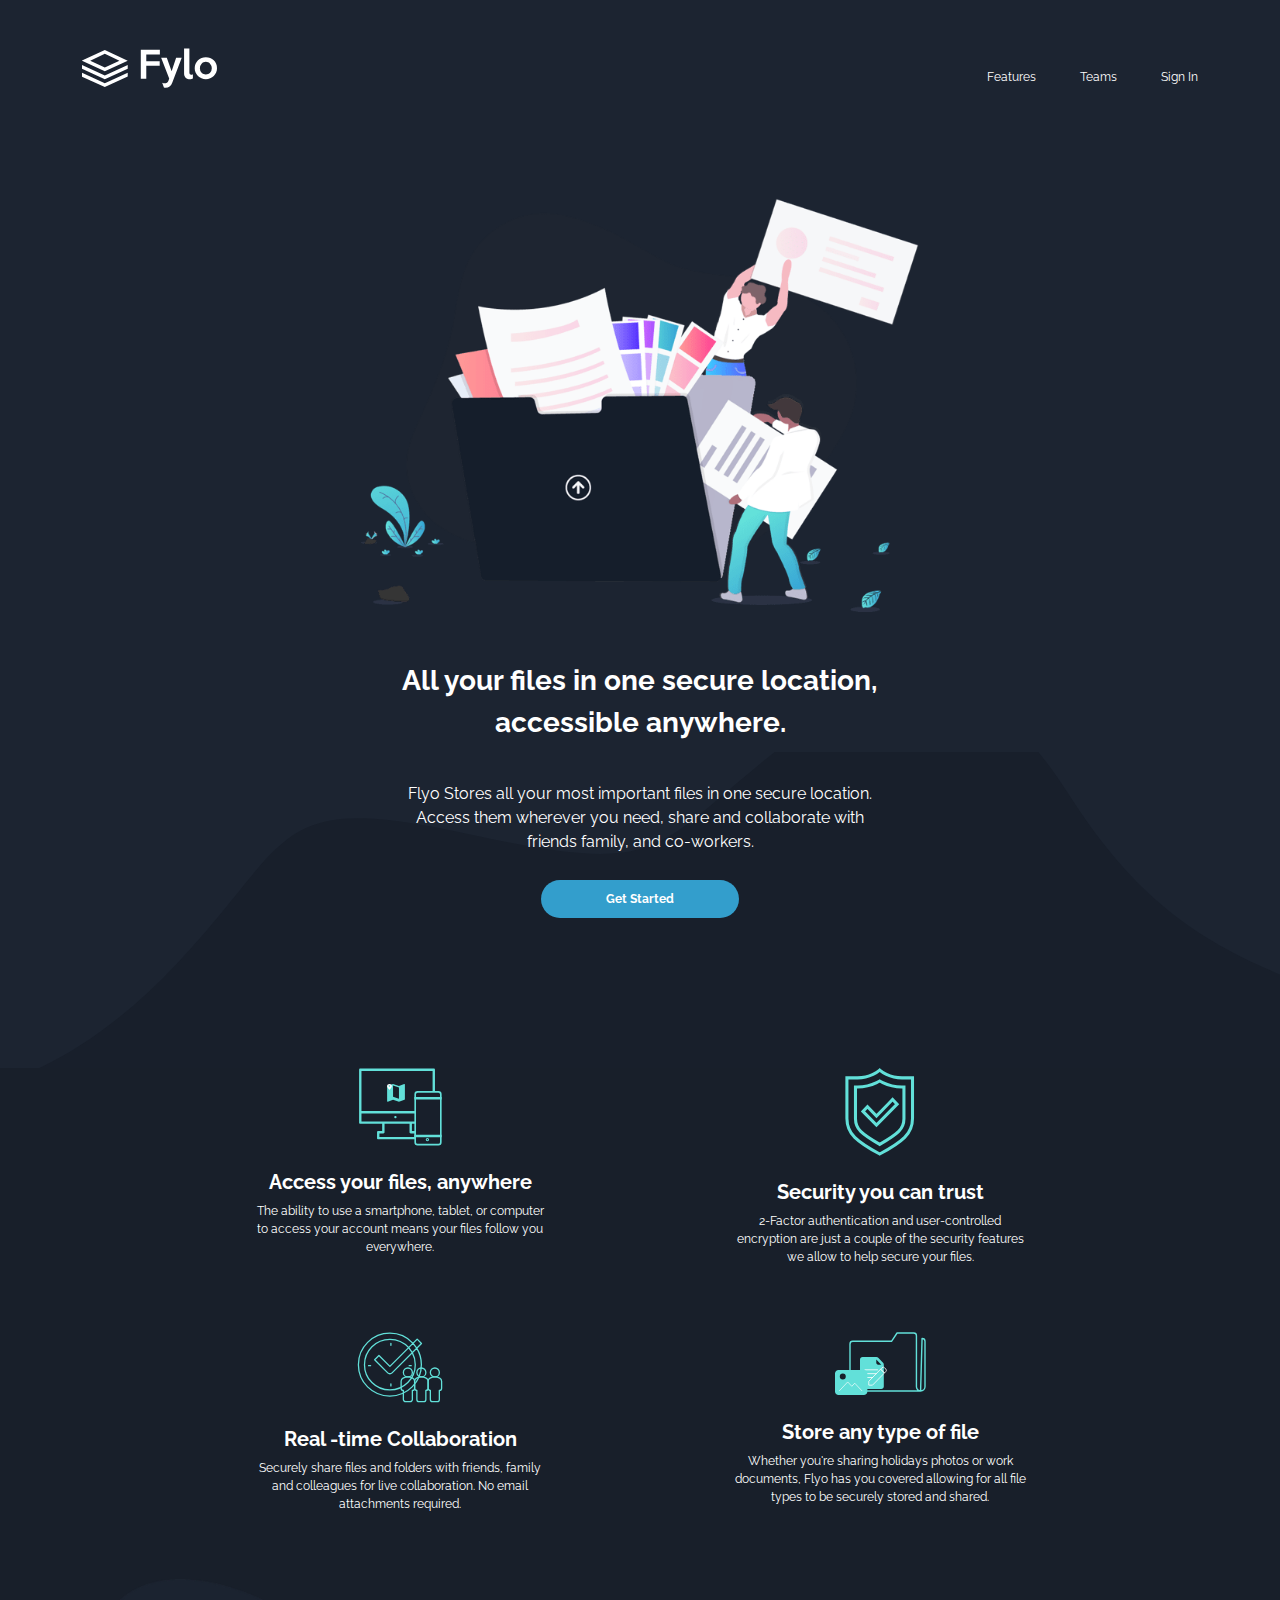
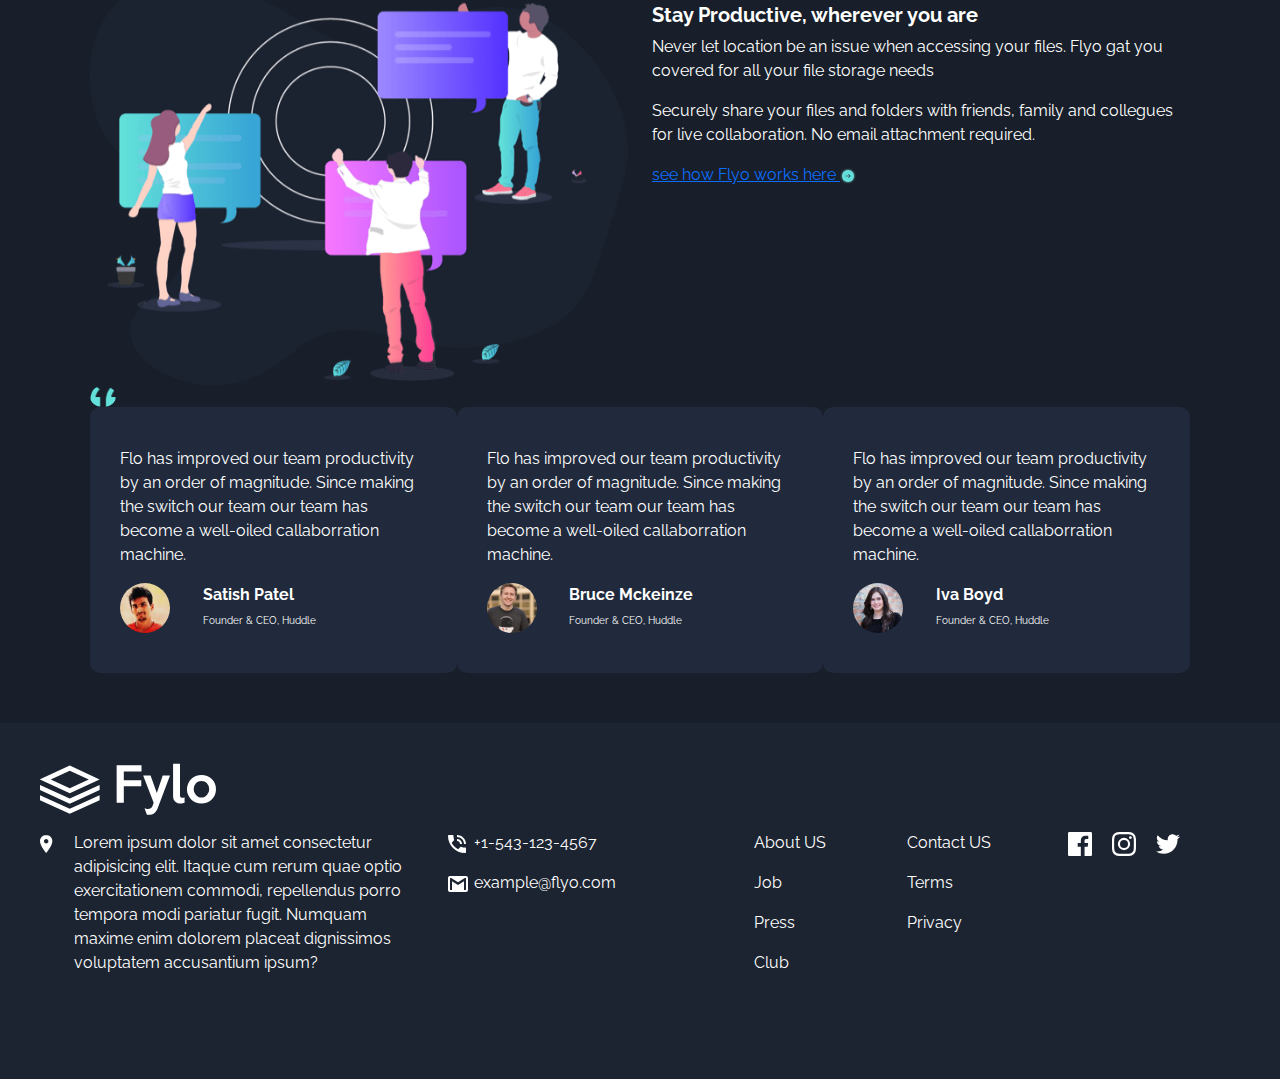
<file: index.html>
<!DOCTYPE html>
<html lang="en">
<head>
    <meta charset="UTF-8">
    <meta http-equiv="X-UA-Compatible" content="IE=edge">
    <meta name="viewport" content="width=device-width, initial-scale=1.0">
    <link rel="stylesheet" href="assets/css/bootstrap.min.css">
    <link rel="stylesheet" href="assets/css/bootstrap-grid.css">
    <link rel="stylesheet" href="assets/css/style.css">
    <title>Flyo</title>
</head>
<body class="py-5">
    
    <div class="container">
       <div class="header">
        <span class="float-start"><img src="assets/images/logo.svg"/></span>
        <span class="float-end text-white pt-lg-3 pt-1 generalLink">
         <a class="text-white" href="">Features</a>
         <a class= "text-white" href="">Teams</a>
         <a  class= "text-white" href="">Sign In</a>
        </span>
       </div>

       <div class="banner">
        <img src="assets/images/illustration-intro.png" alt="">
        <h3 class="fw-bold pt-5 lh-base">All your files in one secure location, accessible anywhere.</h3>
       </div>
    </div>

    <div class="waveImage">
        <p>Flyo Stores all your most important files in one secure location. Access them wherever you
            need, share and collaborate with friends family, and co-workers.</p>
            <button> Get Started </button>
    </div>
    <div class="main_files">
        <div class="row text-center files">
            <div class="col-lg-6 col-12 content">
                <img src="assets/images/icon-access-anywhere.svg" alt="">
                <h5 class="pt-4 fw-bold">Access your files, anywhere</h5>
                <p>The ability to use a smartphone, tablet, or computer to access your account means your files follow
                    you everywhere.</p>
            </div>
         
            <div class="col-lg-6 col-12 content">
                <img src="assets/images/icon-security.svg" alt="">
                <h5 class="pt-4 fw-bold">Security you can trust</h5>
                <p>2-Factor authentication and user-controlled encryption are just a couple of the security features we allow to help secure your files.</p>
            </div>

            <div class="col-lg-6 col-12 content">
                <img src="assets/images/icon-collaboration.svg" alt="">
                <h5 class="pt-4 fw-bold">Real -time Collaboration</h5>
                <p>Securely share files and folders with friends, family and colleagues for live collaboration. No email attachments required.</p>
            </div>
            <div class="col-lg-6 col-12 content">
                <img src="assets/images/icon-any-file.svg" alt="">
                <h5 class="pt-4 fw-bold">Store any type of file</h5>
                <p>Whether you're sharing holidays photos or work documents, Flyo has you covered allowing for all file types to be securely stored and shared.</p>
            </div>
        </div>
    </div>

    <div class="middle_file">
        <div class="row middle">
            <div class="col-lg-6 col-12">
                <img style="width: 100%;" src="assets/images/illustration-stay-productive.png" alt="">
            </div>
            <div class="col-lg-6 col-12 Productive">
                <h5 class="pt-4 fw-bold">Stay Productive, wherever you are</h5>
                <p>Never let location be an issue when accessing your files. Flyo gat you covered for all your file storage needs</p>
                <p>Securely share your files and folders with friends, family and collegues for live collaboration. No email attachment required.</p>
                <a href="http://">see how Flyo works here <img src="assets/images/icon-arrow.svg" alt=""></a>
                
            </div>
        </div>

        <div class="row testimonies">
            <img src="assets/images/bg-quotes.png" alt="">
            <div class="flex-container flex-column flex-lg-row ">
                <div class="flex-child ">
                    <p class="card-text text-start">Flo has improved our team productivity by an order of magnitude. Since making the switch our team our team has become a well-oiled callaborration machine.</p>
                    <div class="row">
                        <div class="col-3">
                            <img src="assets/images/profile-1.jpg" alt="">
                        </div>
                        <div class="col-9">
                            <span class="fw-bold">Satish Patel</span> <br> <small style=" font-size: 10px;" > Founder & CEO, Huddle</small>
                            
                        </div>
                    </div>
                </div>

                <div class="flex-child">
                    <p class="card-text text-start">Flo has improved our team productivity by an order of magnitude. Since making the switch our team our team has become a well-oiled callaborration machine.</p>
                    <div class="row">
                        <div class="col-3">
                            <img src="assets/images/profile-2.jpg" alt="">
                        </div>
                        <div class="col-9">
                            <span class="fw-bold">Bruce Mckeinze</span> <br> <small style=" font-size: 10px;" > Founder & CEO, Huddle</small>
                            
                        </div>
                    </div>
                </div>

                <div class="flex-child">
                    <p class="card-text text-start">Flo has improved our team productivity by an order of magnitude. Since making the switch our team our team has become a well-oiled callaborration machine.</p>
                    <div class="row">
                        <div class="col-3">
                            <img src="assets/images/profile-3.jpg" alt="">
                        </div>
                        <div class="col-9">
                            <span class="fw-bold">Iva Boyd</span> <br> <small style=" font-size: 10px;" > Founder & CEO, Huddle</small>
                            
                        </div>
                    </div>
                </div>
            </div>

        </div>
    </div>

    <!-- <div>
        <div class="overFlow" style="width: 50%;">
            <h3 class="fw-bold pt-3">Get early access today</h3>
            <p class="py-3">It only takes a minute to sign up and our free starter tier is extremely generous. If you have any questions, our supoort team would be happy to help you.</p>
            <div class="row">
                <div class="col-lg-8 col-12">
                    <input type="email" class="mailBox" name="" placeholder="email@example.com" class="form-control" id="">
                </div>
                <div class="col-lg-4 col-12">
                    <button class="float-end">Get Started For Free</button>
                </div>
            </div>
        </div>
    </div> -->

    <footer>
        <div class="pb-3">
            <img class="" src="assets/images/logo.svg" alt="">
        </div>
        <div class="row ml-4">
            <div class="col-lg-4 col-12 footerContent">
                <div class="row">
                    <div class="col-1"><img src="assets/images/icon-location.svg" alt=""></div>
                    <div class="col-11">Lorem ipsum dolor sit amet consectetur adipisicing elit. Itaque cum rerum quae optio exercitationem commodi, repellendus porro tempora modi pariatur fugit. Numquam maxime enim dolorem placeat dignissimos voluptatem accusantium ipsum?</div>
                </div>
            </div>
            <div class="col-lg-3 col-12 mb-4">
                <div class="row mb-3">
                    <div class="col-1"><img src="assets/images/icon-phone.svg" alt=""></div>
                    <div class="col-11">+1-543-123-4567</div>
                </div>
                <div class="row">
                    <div class="col-1"><img src="assets/images/icon-email.svg" alt=""></div>
                    <div class="col-11">example@flyo.com</div>
                </div>
            </div>
            <div class="col-lg-3 col-12 footerContent">
               <div class="row">
                    <div class="col-6">
                        <p>About US</p>
                        <p >Job</p>
                        <p >Press</p>
                        <p >Club</p>
                    </div>
                    <div class="col-6">
                        <p>Contact US</p>
                        <p >Terms</p>
                        <p >Privacy</p>
                    </div>
               </div>
                
            </div>
            <div class="col-lg-2 col-12 ">
                <span class="m-2"><img src="assets/images/icon-facebook.svg" alt=""></span>
                <span class="m-2"><img src="assets/images/icon-instagram.svg" alt=""></span>
                <span class="m-2"><img src="assets/images/icon-twitter.svg" alt=""></span>
                <!-- <div  class="row ">
                    <img src="assets/images/icon-facebook.svg" alt="">
                    <img src="assets/images/icon-instagram.svg" alt="">
                    <img src="assets/images/icon-twitter.svg" alt="">
                </div> -->
            </div>
        </div>
    </footer>



    
    

    <script src="assets/js/bootstrap.min.js"></script>
</body>
</html>
</file>
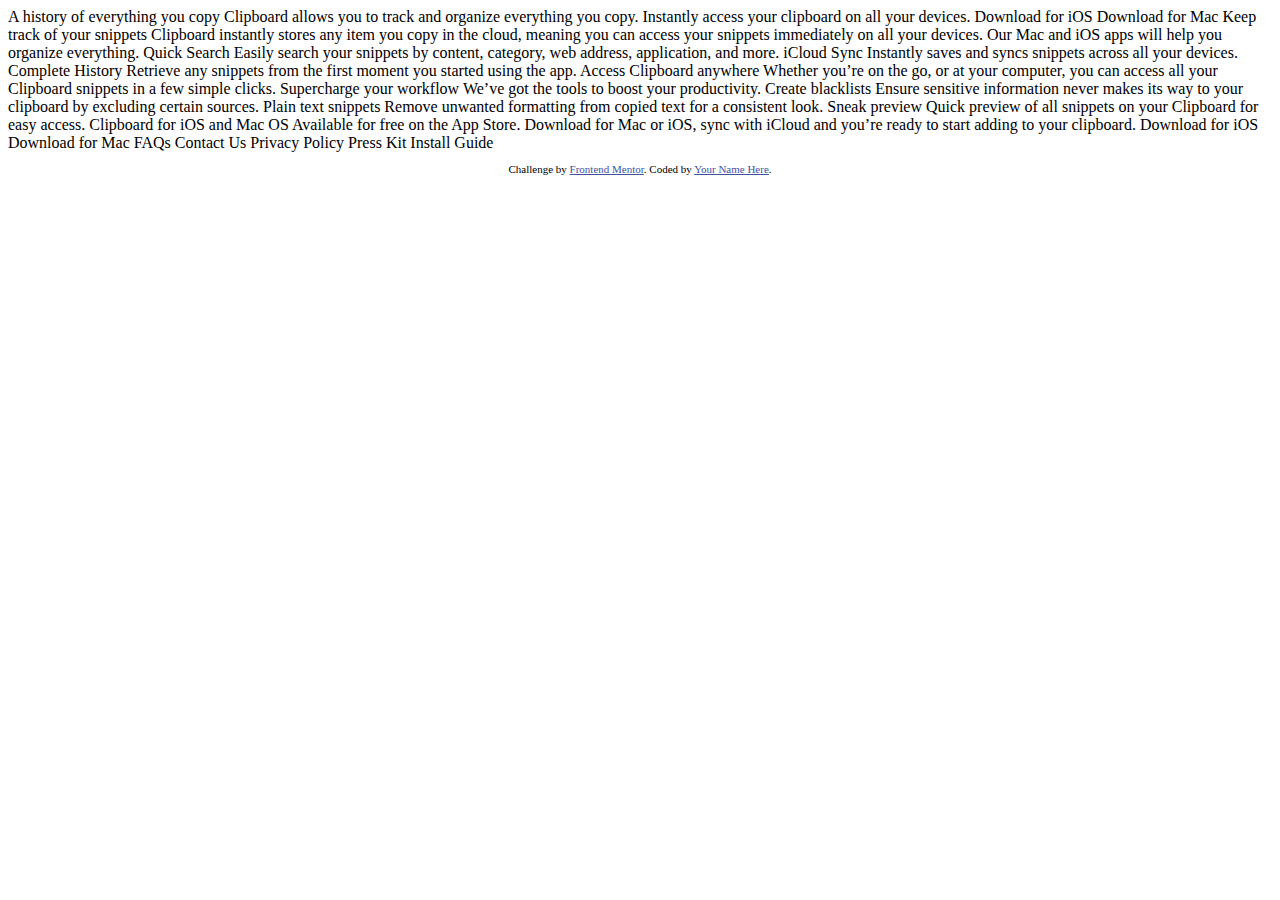
<file: clipboard-landing-page-master/index.html>
<!DOCTYPE html>
<html lang="en">
<head>
  <meta charset="UTF-8">
  <meta name="viewport" content="width=device-width, initial-scale=1.0"> <!-- displays site properly based on user's device -->

  <link rel="icon" type="image/png" sizes="32x32" href="./images/favicon-32x32.png">
  
  <title>Frontend Mentor | Clipboard landing page</title>

  <!-- Feel free to remove these styles or customise in your own stylesheet 👍 -->
  <style>
    .attribution { font-size: 11px; text-align: center; }
    .attribution a { color: hsl(228, 45%, 44%); }
  </style>
</head>
<body>

  A history of everything you copy

  Clipboard allows you to track and organize everything you 
  copy. Instantly access your clipboard on all your devices.

  Download for iOS
  Download for Mac

  Keep track of your snippets

  Clipboard instantly stores any item you copy in the cloud, 
  meaning you can access your snippets immediately on all your 
  devices. Our Mac and iOS apps will help you organize everything.

  Quick Search

  Easily search your snippets by content, category, web address, application, and more.

  iCloud Sync

  Instantly saves and syncs snippets across all your devices.

  Complete History

  Retrieve any snippets from the first moment you started using the app.

  Access Clipboard anywhere

  Whether you’re on the go, or at your computer, you can access all your Clipboard 
  snippets in a few simple clicks.

  Supercharge your workflow

  We’ve got the tools to boost your productivity.

  Create blacklists

  Ensure sensitive information never makes its way to your clipboard by excluding certain sources.

  Plain text snippets

  Remove unwanted formatting from copied text for a consistent look.

  Sneak preview

  Quick preview of all snippets on your Clipboard for easy access.

  Clipboard for iOS and Mac OS

  Available for free on the App Store. Download for Mac or iOS, sync with iCloud 
  and you’re ready to start adding to your clipboard.

  Download for iOS
  Download for Mac

  FAQs
  Contact Us
  Privacy Policy
  Press Kit
  Install Guide
  
  <footer>
    <p class="attribution">
      Challenge by <a href="https://www.frontendmentor.io?ref=challenge" target="_blank">Frontend Mentor</a>. 
      Coded by <a href="#">Your Name Here</a>.
    </p>
  </footer>
</body>
</html>
</file>
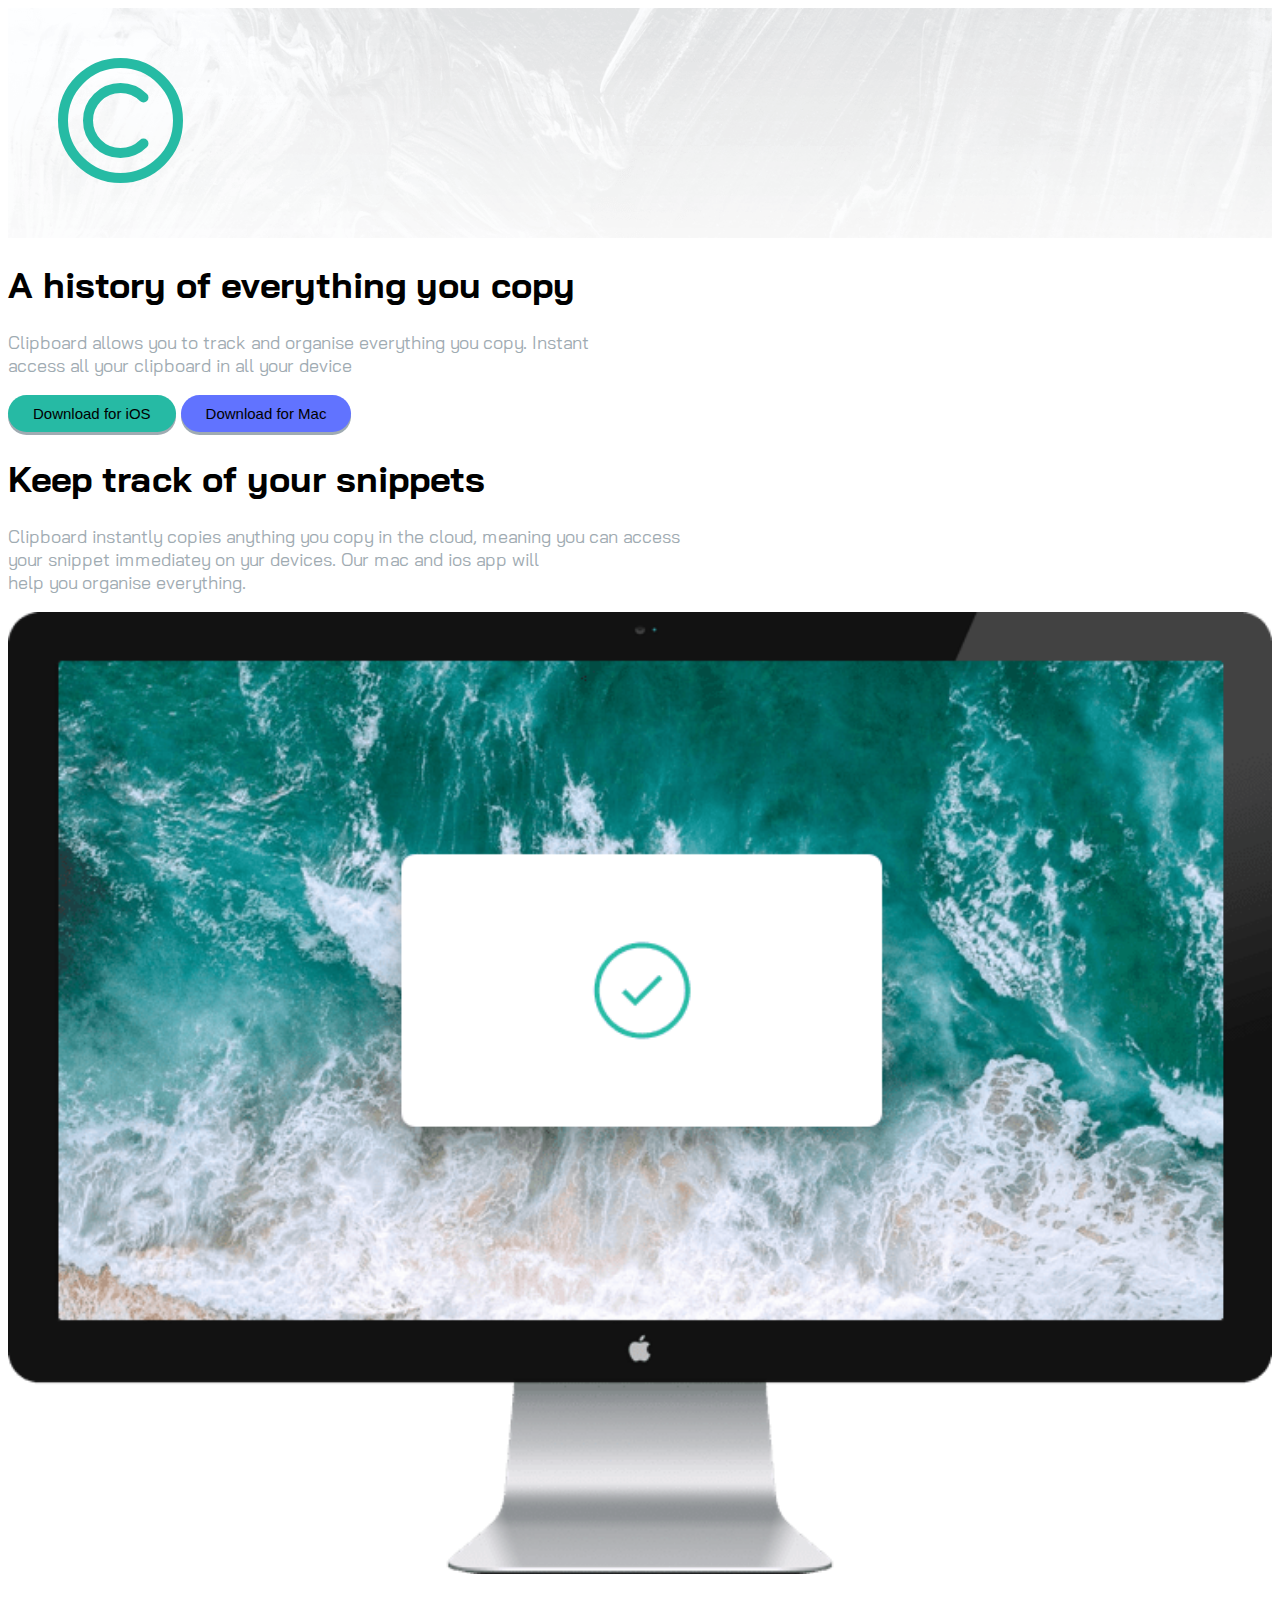
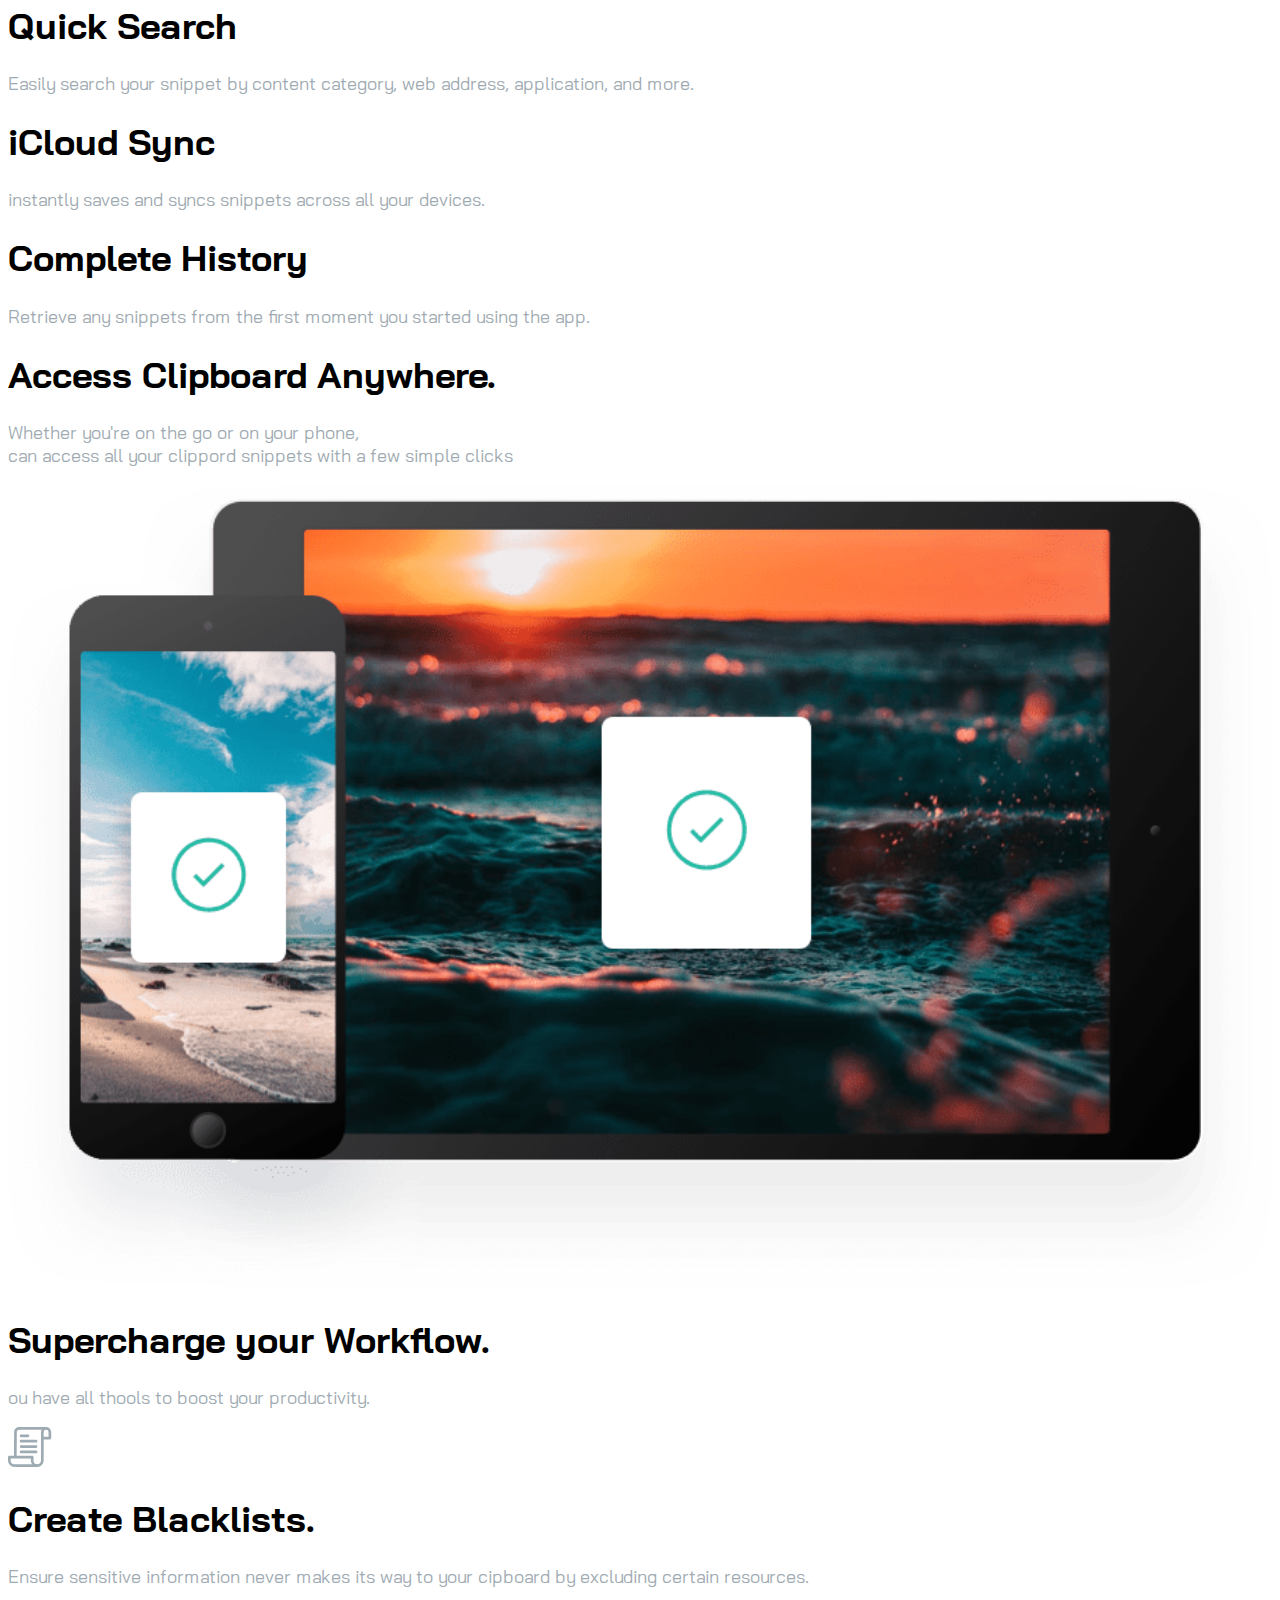
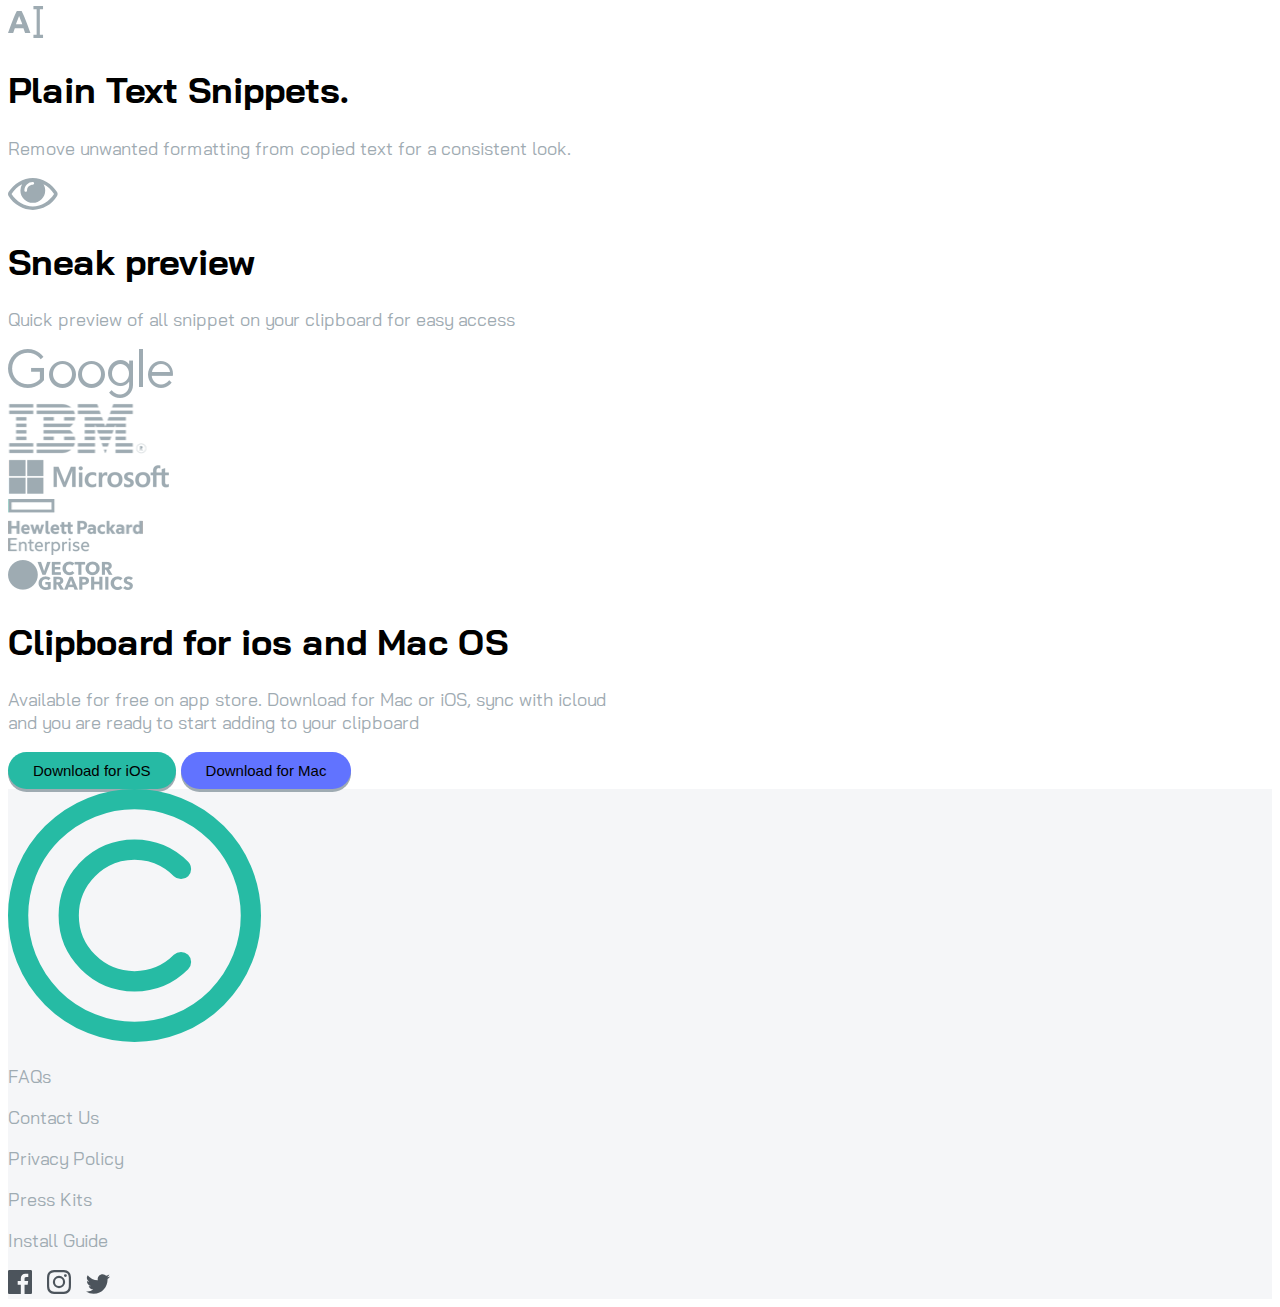
<file: clipboard.html>
<!doctype html>
<html lang="en">
  <head>
    <!-- Required meta tags -->
    <meta charset="utf-8">
    <meta name="viewport" content="width=device-width, initial-scale=1">

    <!-- Bootstrap CSS -->
    <link href="https://cdn.jsdelivr.net/npm/bootstrap@5.0.2/dist/css/bootstrap.min.css" rel="stylesheet" integrity="sha384-EVSTQN3/azprG1Anm3QDgpJLIm9Nao0Yz1ztcQTwFspd3yD65VohhpuuCOmLASjC" crossorigin="anonymous">
    <link rel="stylesheet" href="assets/css/clipboard.css">

    <title>Hello, world!</title>
  </head>
  <body>
    <nav class="headerimage">
        <img src="/assets/images/clipboard/logo.svg" class="mx-auto d-block" style="padding: 50px;" alt="">
    </nav>
    <div class="text-center m-2">
        <h1>A history of everything you copy</h1>
        <p class="pt-2 pb-3">Clipboard allows you to track and organise everything you copy. Instant <br> access all your clipboard in all your device</p>
        <div class="m-5">
            <button class="ios text-white col-12 col-lg-2 me-2 mb-4 mb-md-0">Download for iOS</button>
            <button class="mac text-white col-12 col-lg-2">Download for Mac</button>
        </div>
        <h1 class="mt-2">Keep track of your snippets</h1>
        <p class="pt-2 pb-3">Clipboard instantly copies anything you copy in the cloud, meaning you can access <br> your snippet immediatey on yur devices. Our mac and ios app will <br>  help you organise everything.</p>
    </div>
    <div class="row m-2">
        <div class="col-12 col-lg-6">
            <img src="/assets/images/clipboard/image-computer.png" alt="" style="width: 100%;">
        </div>
        <div class="col-12 col-lg-4">
            <div class="row mb-2">
                <div class="m-2">
                    <h1>Quick Search</h1>
                    <p class="pt-2 pb-3">Easily search your snippet by content category, web address, application, and more.</p>
                </div>
                <div class="m-2">
                    <h1>iCloud Sync</h1>
                    <p class="pt-2 pb-3">instantly saves and syncs snippets across all your devices.</p>
                </div>
                <div class=" m-2">
                    <h1>Complete History</h1>
                    <p class="pt-2 pb-3">Retrieve any snippets from the first moment you started using the app.</p>
                </div>
            </div>
        
        </div>
    </div>

    <div class="text-center m-2">
        <h1 class="mt-5">Access Clipboard Anywhere.</h1>
        <p class="pt-2 pb-3">Whether you're on the go or on your phone, <br> can access all your clippord snippets with a few simple clicks</p>
        <img src="assets/images/clipboard/image-devices.png" alt="" class="mt-5" style="width: 100%;">

        <h1 class="mt-5">Supercharge your Workflow.</h1>
        <p class="pt-2 pb-3">ou have all thools to boost your productivity.</p>
    </div>

    <div class="row text-center m-2">
        <div class="col-12 col-lg-4">
            <img src="assets/images/clipboard/icon-blacklist.svg" alt="">
            <h1 class="mt-5">Create Blacklists.</h1>
            <p class="pt-2 pb-3">Ensure sensitive information never makes its way to your cipboard by excluding certain resources.</p>
        </div>
        <div class="col-12 col-lg-4">
            <img src="assets/images/clipboard/icon-text.svg" alt="">
            <h1 class="mt-5">Plain Text Snippets.</h1>
            <p class="pt-2 pb-3">Remove unwanted formatting from copied text for a consistent look.</p>
        </div>
        <div class="col-12 col-lg-4">
            <img src="assets/images/clipboard/icon-preview.svg" alt="">
            <h1 class="mt-5">Sneak preview</h1>
            <p class="pt-2 pb-3">Quick preview of all snippet on your clipboard for easy access</p>
        </div>
        <div class="col-12 col-lg-4"></div>
    </div>

    <div class="row text-center m-2 mt-5">
        <div class="col-lg-1"></div>
        <div class="col-12 col-lg-2 mt-5">
            <img src="assets/images/clipboard/logo-google.png" alt="">
        </div>
        <div class="col-12 col-lg-2 mt-5">
            <img src="assets/images/clipboard/logo-ibm.png" alt="">
        </div>
        <div class="col-12 col-lg-2 mt-5">
            <img src="assets/images/clipboard/logo-microsoft.png" alt="">
        </div>
        <div class="col-12 col-lg-2 mt-5">
            <img src="assets/images/clipboard/logo-hp.png" alt="">
        </div>
        <div class="col-12 col-lg-2 mt-5">
            <img src="assets/images/clipboard/logo-vector-graphics.png" alt="">
        </div>
        <div class="col-lg-1"></div>
    </div>

    <div class=" m-2 mt-5">
        
        <div class="text-center m-2">
            <h1>Clipboard for ios and Mac OS</h1>
            <p class="pt-2 pb-3">Available for free on app store. Download for Mac or iOS, sync with icloud <br> and you are ready to start adding to your clipboard</p>
            <div class="m-5">
                <button class="ios text-white col-12 col-lg-2 me-2 mb-4 mb-md-0">Download for iOS</button>
                <button class="mac text-white col-12 col-lg-2">Download for Mac</button>
            </div>
            
        </div>
        
        <!-- <div class="col-12 col-lg-3"></div> -->
    </div>

    <div class="row footer text-center m-2 pt-4">
        <div class="col-12 col-lg-2 pb-3">
            <img src="assets/images/clipboard/logo.svg" style="width: 20%;" alt="">
        </div>
        <div class="col-12 col-lg-2 pb-3">
            <p>FAQs</p>
            <p>Contact Us</p>
        </div>
        <div class="col-12 col-lg-2 pb-3">
            <p>Privacy Policy</p>
            <p>Press Kits</p>
        </div>
        <div class="col-12 col-lg-2 pb-3">
            <p>Install Guide</p>
        </div>
        <div class="col-12 col-lg-4 pb-3 d-flex justify-content-center">
            <div class="col-lg-1"></div>
            <div class="col-12 col-lg-4">
                <img style="padding-right: 10px;" src="assets/images/clipboard/icon-facebook.svg" alt="">
                <img style="padding-right: 10px;" src="assets/images/clipboard/icon-instagram.svg" alt="">
                <img src="assets/images/clipboard/icon-twitter.svg" alt="">
            </div>
        </div>
    </div>


    <!-- Optional JavaScript; choose one of the two! -->

    <!-- Option 1: Bootstrap Bundle with Popper -->
    <script src="https://cdn.jsdelivr.net/npm/bootstrap@5.0.2/dist/js/bootstrap.bundle.min.js" integrity="sha384-MrcW6ZMFYlzcLA8Nl+NtUVF0sA7MsXsP1UyJoMp4YLEuNSfAP+JcXn/tWtIaxVXM" crossorigin="anonymous"></script>

    <!-- Option 2: Separate Popper and Bootstrap JS -->
    <!--
    <script src="https://cdn.jsdelivr.net/npm/@popperjs/core@2.9.2/dist/umd/popper.min.js" integrity="sha384-IQsoLXl5PILFhosVNubq5LC7Qb9DXgDA9i+tQ8Zj3iwWAwPtgFTxbJ8NT4GN1R8p" crossorigin="anonymous"></script>
    <script src="https://cdn.jsdelivr.net/npm/bootstrap@5.0.2/dist/js/bootstrap.min.js" integrity="sha384-cVKIPhGWiC2Al4u+LWgxfKTRIcfu0JTxR+EQDz/bgldoEyl4H0zUF0QKbrJ0EcQF" crossorigin="anonymous"></script>
    -->
  </body>
</html>
</file>
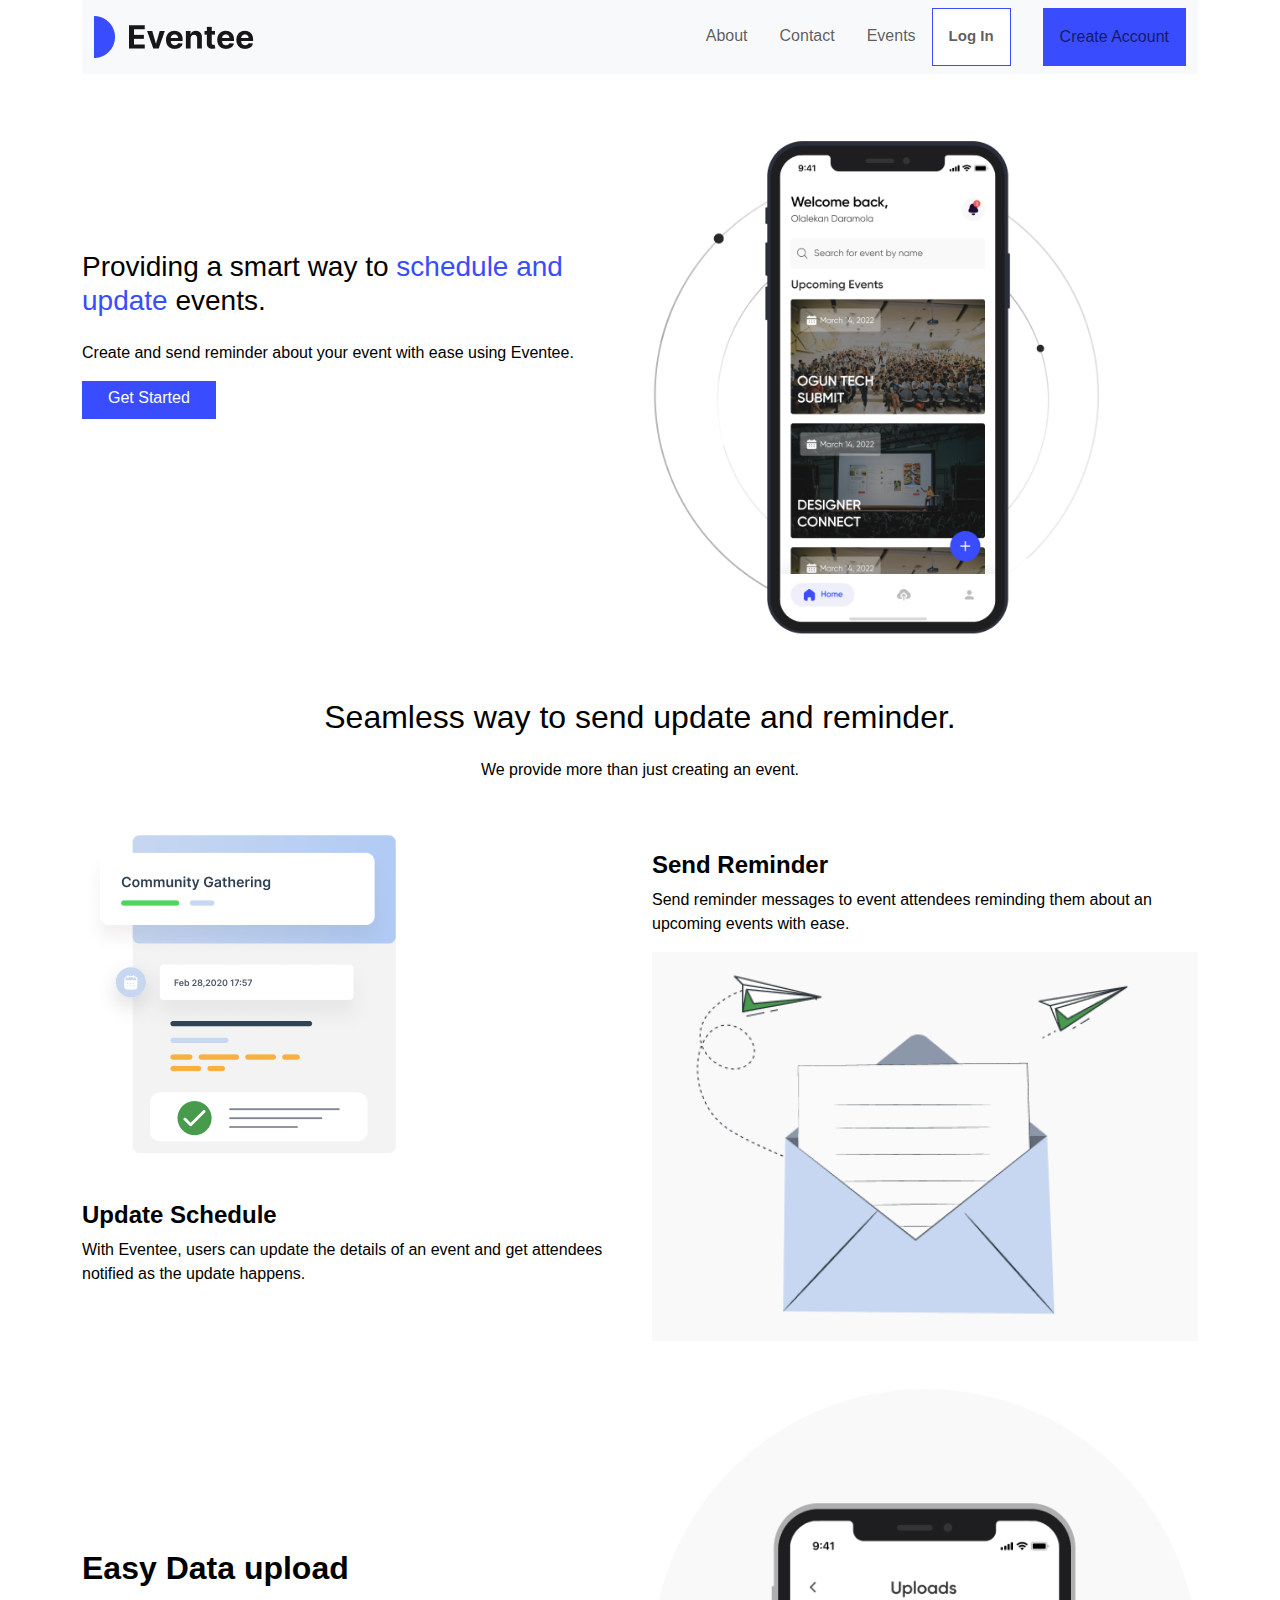
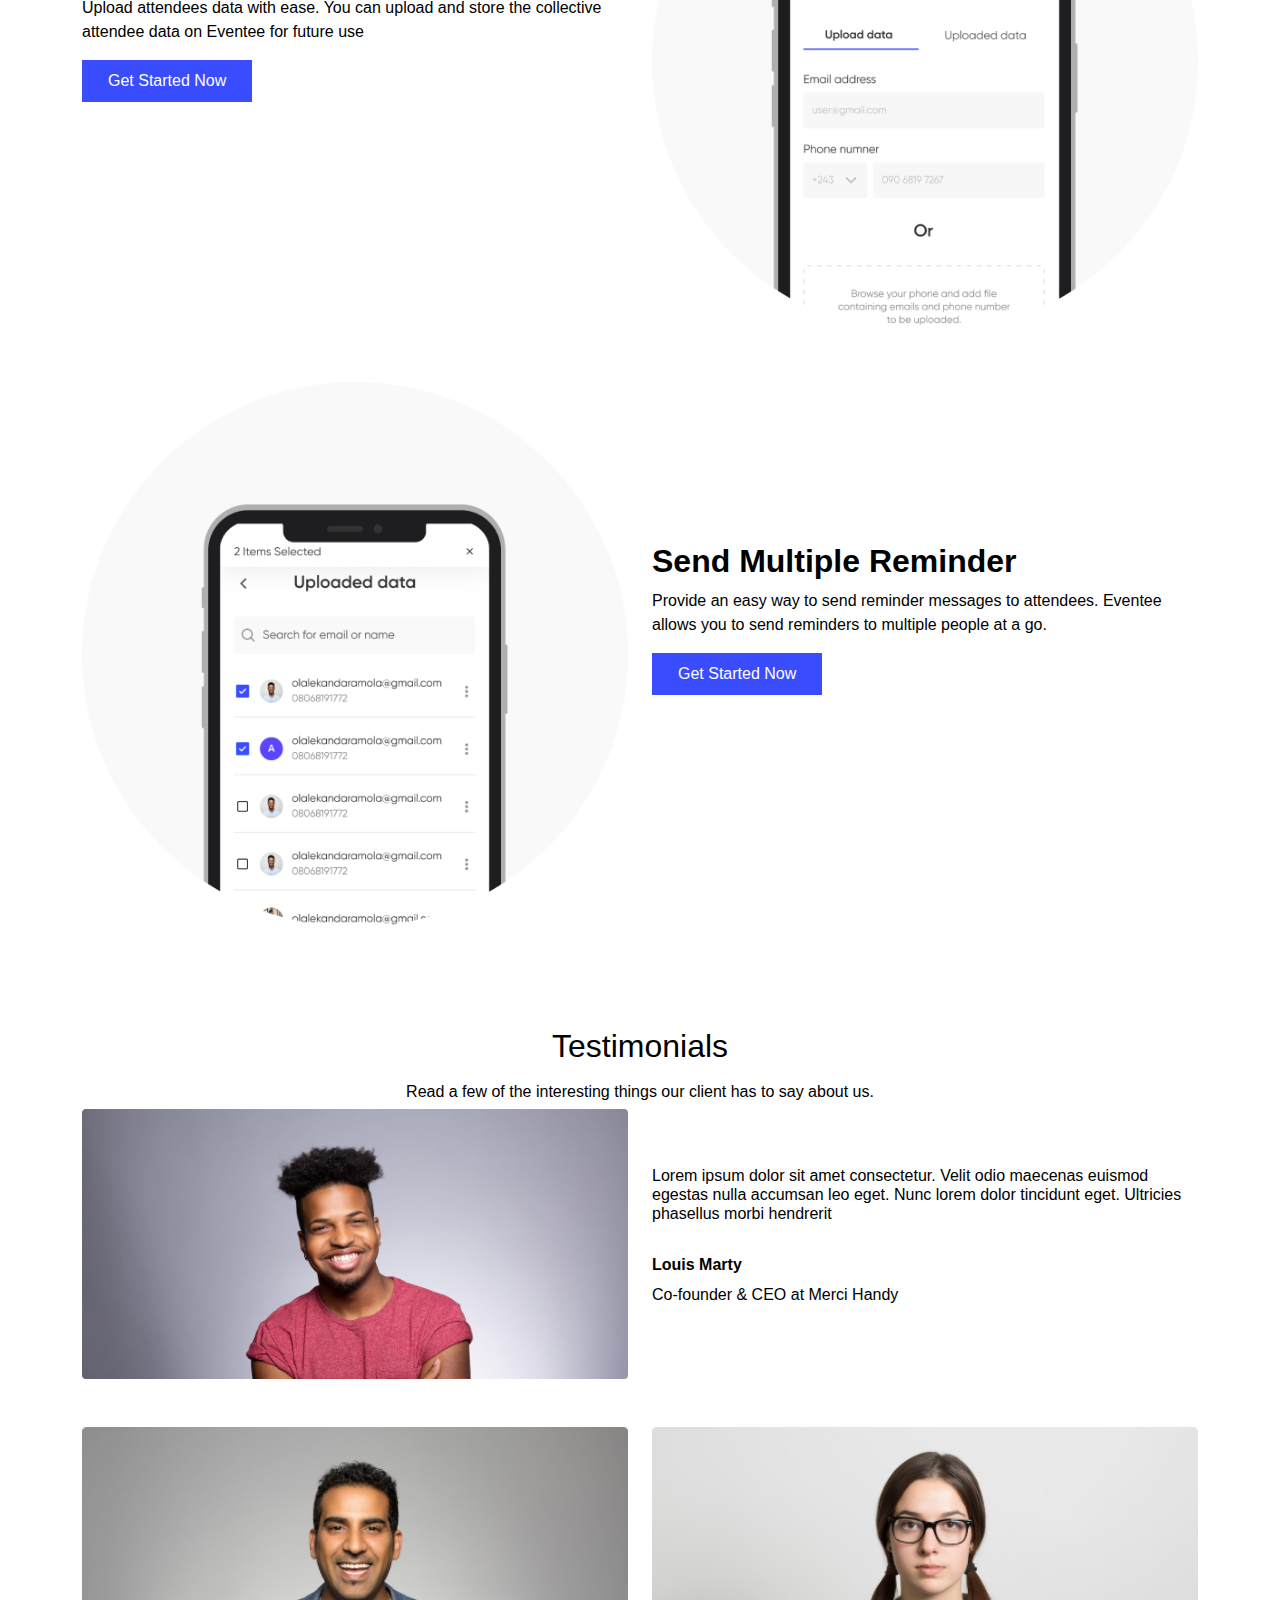
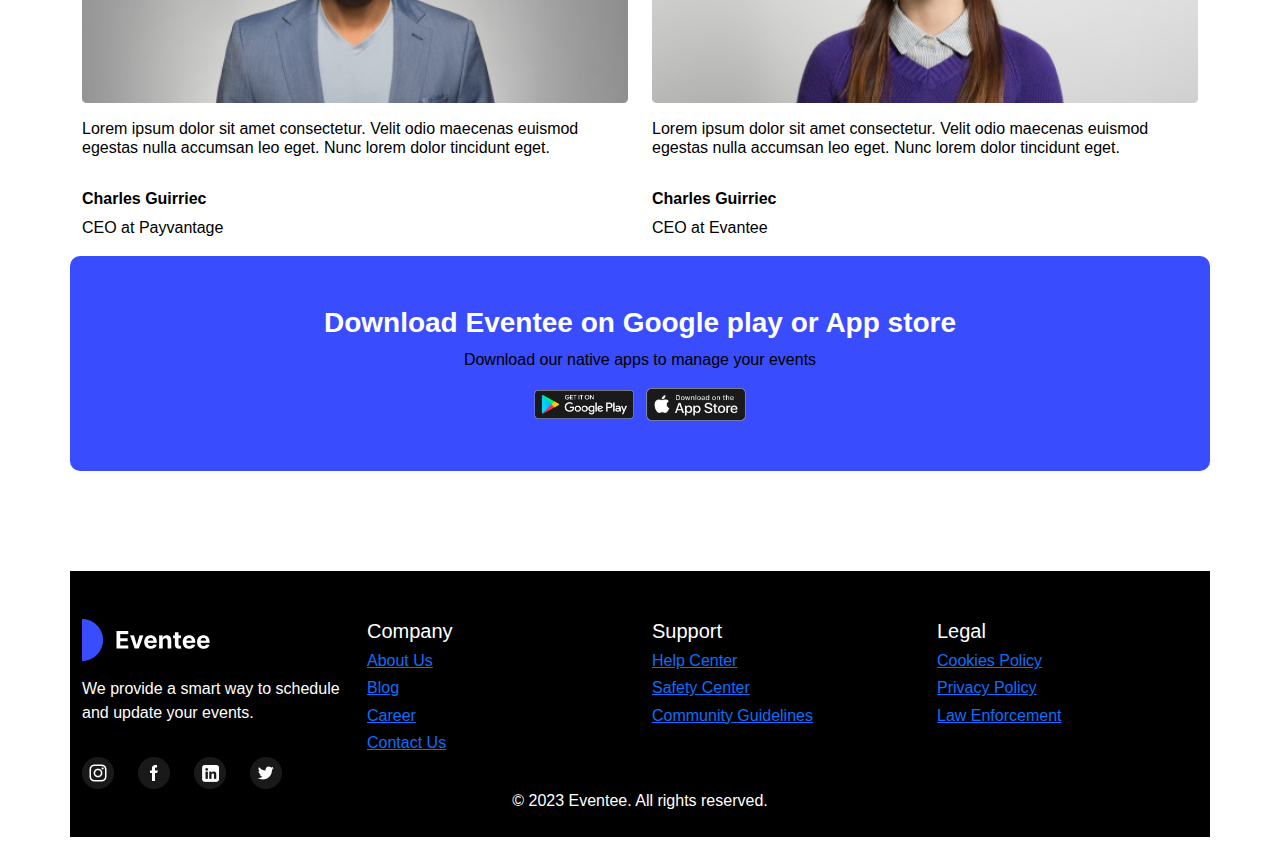
<file: evantee.html>
<!DOCTYPE html>
<html lang="en">
<head>
  <title>Bootstrap Example</title>
  <meta charset="utf-8">
  <meta name="viewport" content="width=device-width, initial-scale=1">
  <!-- <link href="https://cdn.jsdelivr.net/npm/bootstrap@5.2.3/dist/css/bootstrap.min.css" rel="stylesheet">
  <link rel="stylesheet" href="assets/css/evantee.css">
  <script src="https://cdn.jsdelivr.net/npm/bootstrap@5.2.3/dist/js/bootstrap.bundle.min.js"></script> -->

 <link href="https://cdn.jsdelivr.net/npm/bootstrap@5.0.2/dist/css/bootstrap.min.css" rel="stylesheet">
 <link rel="stylesheet" href="assets/css/evantee.css">
 

</head>
<body>
  <div class="container" style="padding-bottom: 100px;">

    <nav class="navbar navbar-expand-sm navbar-light bg-light">
      <div class="container-fluid">
        <img src="assets/images/evantee/Frame 14.png" alt="">
        <button class="navbar-toggler" type="button" data-bs-toggle="collapse" data-bs-target="#collapsibleNavbar">
          <span class="navbar-toggler-icon"></span>
        </button>
        <div class="collapse navbar-collapse justify-content-end" id="collapsibleNavbar">
          <ul class="navbar-nav">
            <li class="nav-item nav-link">
              <a class="nav-link  " href="#">About</a>
            </li>
            <li class="nav-item nav-link">
              <a class="nav-link " href="#">Contact</a>
            </li>
            <li class="nav-item nav-link">
              <a class="nav-link " href="#">Events</a>
            </li>  
            <li class="nav-item nav-link login">
              <a class="nav-link " href="#">Log In</a>
            </li> 
            <li class="nav-item nav-link">
              <a class="nav-link " ></a>
            </li>
            <li class="nav-item nav-link createAcount">
              <a class="nav-link" href="#">Create Account</a>
            </li>   
          </ul>
        </div>
      </div>
    </nav>

    <div class="mt-3">
      <div class="row ">
        <div class="col-lg-6 col-12">
          <h3 class="provide">Providing a smart way to <span style="color: #394CFE;">schedule and update</span> events.</h3>
          <p class="pt-3">Create and send reminder about your event with ease using Eventee.</p>
          <button class="createAcount pt-1"> Get Started</button>
        </div>
        <div class="col-lg-6 col-12">
          <img style="height: 100%; width: 97%;" src="assets/images/evantee/Frame 1000001244.png" alt="">
        </div>
      </div>
    </div>

    <div class="row">
      <h2 class="text-center">Seamless way to send update and reminder.</h2>
      <h6 class="text-center pt-3 fs-lg-5 fs-6">We provide more than just creating an event.</h6>
    </div>

    <div class="row pt-5">
      <div class="col-lg-6 col-12 ">
        <div class="col-12">
          <img src="assets/images/evantee/community.png" alt="">
        </div>
        <div class="col-12">
          <h3 class="fw-bold fs-4 pt-5">Update Schedule</h3>
          <p>With Eventee, users can update the details of an event and get attendees notified as the update happens.</p>
        </div>
      </div>
      <div class="col-lg-6 col-12">
        <div class="col-12">
          <h3 class="fw-bold fs-4 pt-3">Send Reminder</h3>
          <p>Send reminder messages to event attendees reminding them about an upcoming events with ease.</p>
        </div>
        <div class="col-12">
          <img style="width: 100%" src="assets/images/evantee/reminder.png" alt="">
        </div>
        <div class=""></div>
      </div>
    </div>

    <div class="row pt-5">
      <div class="col-lg-6 col-12 provide">
        <h2 class="fw-bold text-lg-start text-center">Easy Data upload</h2>
        <p class="text-lg-start text-center">Upload attendees data with ease. You can upload and store the
            collective attendee data on Eventee for
            future use</p>
        <div class="text-lg-start text-center"><button class="createAcount">Get Started Now</button></div>
      </div>
      <div class="col-lg-6 col-12">
        <img style="width: 100%" src="assets/images/evantee/Frame 1000001194.png" alt="">
        <div class=""></div>
      </div>
    </div>

    <div class="row pt-5 flex-lg-row-reverse">
      <div class="col-lg-6 col-12 provide">
        <h2 class="fw-bold text-lg-start text-center">Send Multiple Reminder</h2>
        <p class="text-lg-start text-center">Provide an easy way to send reminder messages to attendees. Eventee
          allows you to send reminders to multiple people at a go.</p>
        <div class="text-lg-start text-center"><button class="createAcount">Get Started Now</button></div>
      </div> 
      <div class="col-lg-6 col-12">
        <img style="width: 100%" src="assets/images/evantee/Frame 1000001193.png" alt="">
        <div class=""></div>
      </div>
                      
    </div>

    <div class="col-12" style="padding-top: 100px;">
      <h2 class="text-center">Testimonials</h2>
      <h6 class="text-center pt-2 fs-lg-5 fs-6">Read a few of the interesting things our client has to say about us.</h6>
    </div>

    <div class="row">
      <div class="col-lg-6 col-12">
        <img class="w-100 h-100" src="assets/images/evantee/Rectangle.png" alt="">
      </div>
      <div class="col-lg-6 my-auto col-12">
        <h6 class="pt-lg-0 pt-2">Lorem ipsum dolor sit amet consectetur. Velit odio maecenas euismod
            egestas
            nulla accumsan leo
            eget. Nunc lorem dolor tincidunt eget. Ultricies phasellus morbi hendrerit</h6>
        <h5 class="fs-6 fw-bolder pt-4">Louis Marty</h5>
        <p>Co-founder & CEO at Merci Handy</p>
      </div>
    </div>

    <div class="row pt-5">
      <div class="col-lg-6 col-12">
        <div class="col-12">
          <img src="assets/images/evantee/Rectangle2.png" class="w-100 h-100">
        </div>
        <h6 class="pt-3">Lorem ipsum dolor sit amet consectetur. Velit odio maecenas euismod
            egestas nulla accumsan leo eget. Nunc lorem dolor tincidunt eget.</h6>
        <h5 class="fs-6 fw-bold pt-4">Charles Guirriec</h5>
        <p>CEO at Payvantage</p>
      </div>
      <div class="col-lg-6 col-12">
        <div class="col-12">
          <img src="assets/images/evantee/Rectangle3.png" class="w-100 h-100">
        </div>
        <!-- <img src="assets/images/evantee/Rectangle3.png" class="w-100 h-100"> -->
        <h6 class="pt-3">Lorem ipsum dolor sit amet consectetur. Velit odio maecenas euismod
            egestas nulla accumsan leo eget. Nunc lorem dolor tincidunt eget.</h6>
        <h5 class="fs-6 fw-bold pt-4">Charles Guirriec</h5>
        <p>CEO at Evantee</p>
      </div>

      <div class="col-12 text-center appCard">
        <h3 class="text-white fw-bold">Download Eventee on Google play or App store</h3>
        <p>Download our native apps to manage your events</p>
        
        <span><img class="googlePlay" style="width: 100px;" src="assets/images/evantee/Google play.png" alt=""></span> 
        <span class="ps-2"><img class="appstore" style="width: 100px;" src="assets/images/evantee/App Store.png" alt=""></span>
      </div>

    </div>

    
    

  </div>
  
  <div class="container footer">
    <div class="row">
      <div class="col-lg-3 col-12 pt-5">
        <img src="assets/images/evantee/Frame 16.png" alt="">
        <p class="pt-3">We provide a smart way to schedule and update your events.</p>

        <div class="pt-3">
          <img src="assets/images/evantee/Social Links.png" alt="">
        </div>
      </div>
      <div class="col-lg-3 col-6 pt-5">
        <h5>Company</h5>
        <h6><a href="">About Us</a></h6>
        <h6><a href="">Blog</a></h6>
        <h6><a href="">Career</a></h6>
        <h6><a href="">Contact Us</a></h6>
      </div>
      <div class="col-lg-3 col-6 pt-5">
        <h5>Support</h5>
        <h6><a href="">Help Center</a></h6>
        <h6><a href="">Safety Center</a></h6>
        <h6><a href="">Community Guidelines</a></h6>
      </div>
      <div class="col-lg-3 col-6 pt-5">
        <h5>Legal</h5>
        <h6><a href="">Cookies Policy</a></h6>
        <h6><a href="">Privacy Policy</a></h6>
        <h6><a href="">Law Enforcement </a></h6>
      </div>
    </div>
    <p class="text-white text-center pb-4 production">&copy 2023 Eventee. All rights reserved.</p>
  </div>


  
 <script src="https://cdn.jsdelivr.net/npm/@popperjs/core@2.9.2/dist/umd/popper.min.js"></script>
 <script src="https://cdn.jsdelivr.net/npm/bootstrap@5.0.2/dist/js/bootstrap.min.js"></script>

 <script src="https://cdn.jsdelivr.net/npm/bootstrap@5.0.2/dist/js/bootstrap.bundle.min.js"></script>


</body>
</html>
</file>
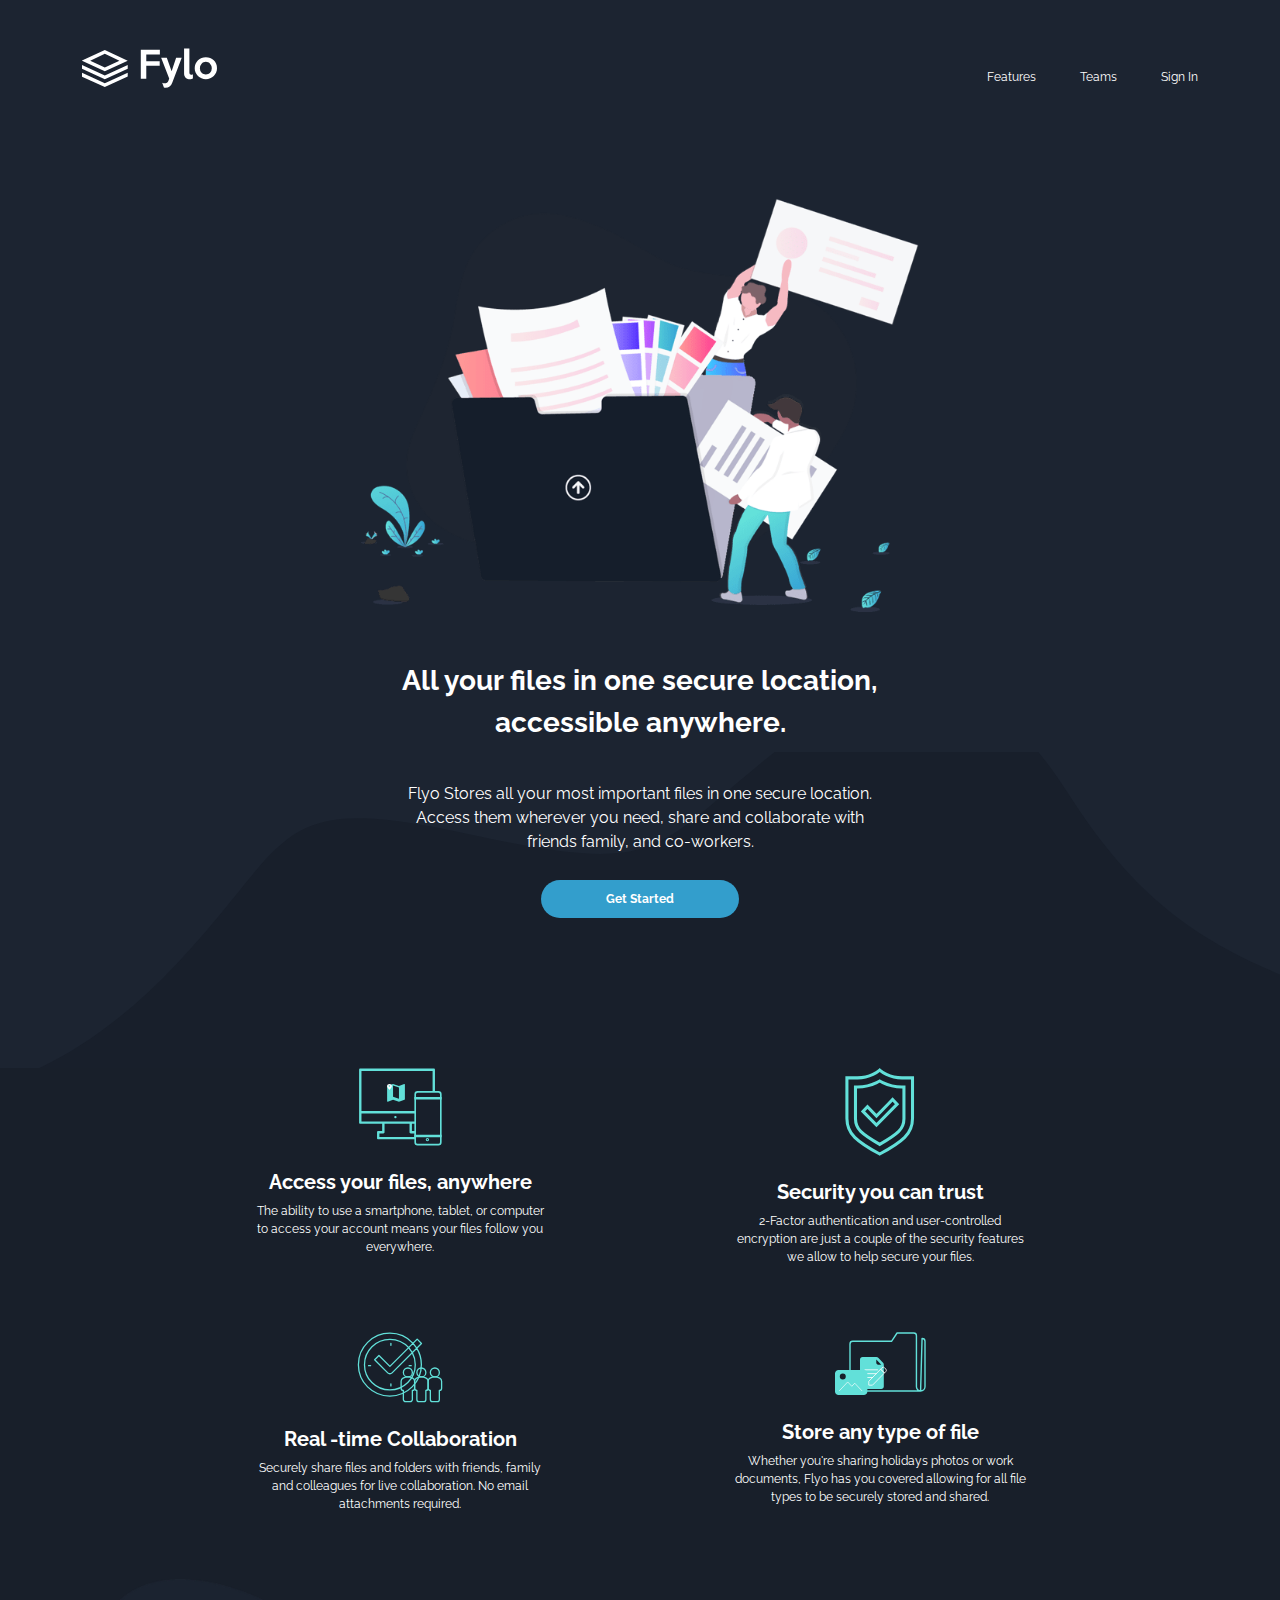
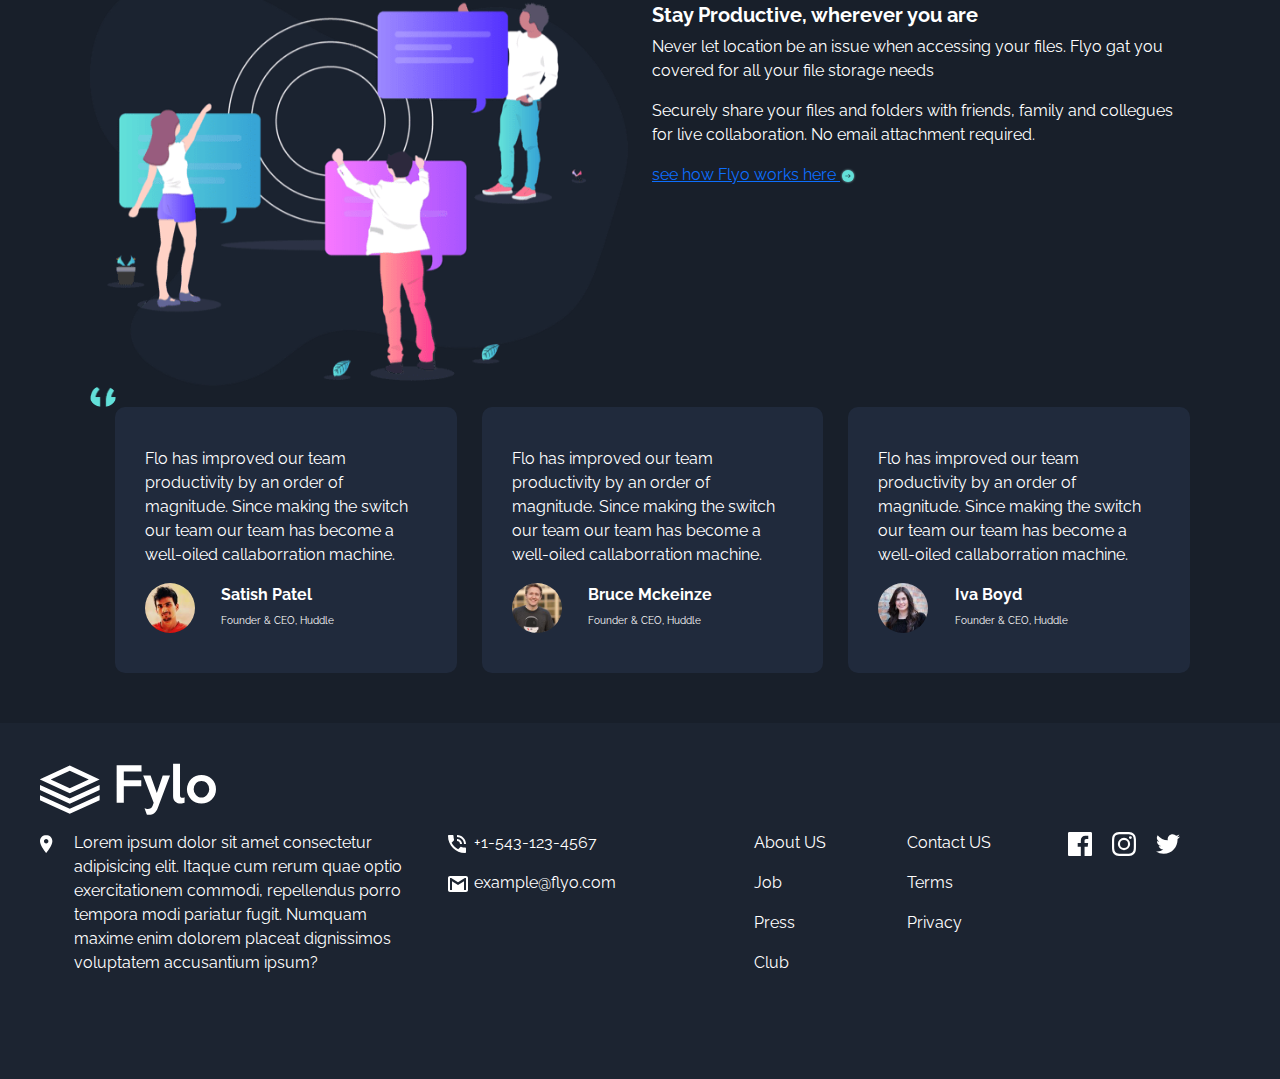
<file: flyo.html>
<!DOCTYPE html>
<html lang="en">
<head>
    <meta charset="UTF-8">
    <meta http-equiv="X-UA-Compatible" content="IE=edge">
    <meta name="viewport" content="width=device-width, initial-scale=1.0">
    <link rel="stylesheet" href="assets/css/bootstrap.min.css">
    <link rel="stylesheet" href="assets/css/bootstrap-grid.css">
    <link rel="stylesheet" href="assets/css/style.css">
    <title>Flyo</title>
</head>
<body class="py-5">
    
    <div class="container">
       <div class="header">
        <span class="float-start"><img src="assets/images/logo.svg"/></span>
        <span class="float-end text-white pt-lg-3 pt-1 generalLink">
         <a class="text-white" href="">Features</a>
         <a class= "text-white" href="">Teams</a>
         <a  class= "text-white" href="">Sign In</a>
        </span>
       </div>

       <div class="banner">
        <img src="assets/images/illustration-intro.png" alt="">
        <h3 class="fw-bold pt-5 lh-base">All your files in one secure location, accessible anywhere.</h3>
       </div>
    </div>

    <div class="waveImage">
        <p>Flyo Stores all your most important files in one secure location. Access them wherever you
            need, share and collaborate with friends family, and co-workers.</p>
            <button> Get Started </button>
    </div>
    <div class="main_files">
        <div class="row text-center files">
            <div class="col-lg-6 col-12 content">
                <img src="assets/images/icon-access-anywhere.svg" alt="">
                <h5 class="pt-4 fw-bold">Access your files, anywhere</h5>
                <p>The ability to use a smartphone, tablet, or computer to access your account means your files follow
                    you everywhere.</p>
            </div>
         
            <div class="col-lg-6 col-12 content">
                <img src="assets/images/icon-security.svg" alt="">
                <h5 class="pt-4 fw-bold">Security you can trust</h5>
                <p>2-Factor authentication and user-controlled encryption are just a couple of the security features we allow to help secure your files.</p>
            </div>

            <div class="col-lg-6 col-12 content">
                <img src="assets/images/icon-collaboration.svg" alt="">
                <h5 class="pt-4 fw-bold">Real -time Collaboration</h5>
                <p>Securely share files and folders with friends, family and colleagues for live collaboration. No email attachments required.</p>
            </div>
            <div class="col-lg-6 col-12 content">
                <img src="assets/images/icon-any-file.svg" alt="">
                <h5 class="pt-4 fw-bold">Store any type of file</h5>
                <p>Whether you're sharing holidays photos or work documents, Flyo has you covered allowing for all file types to be securely stored and shared.</p>
            </div>
        </div>
    </div>

    <div class="middle_file">
        <div class="row middle">
            <div class="col-lg-6 col-12">
                <img style="width: 100%;" src="assets/images/illustration-stay-productive.png" alt="">
            </div>
            <div class="col-lg-6 col-12 Productive">
                <h5 class="pt-4 fw-bold">Stay Productive, wherever you are</h5>
                <p>Never let location be an issue when accessing your files. Flyo gat you covered for all your file storage needs</p>
                <p>Securely share your files and folders with friends, family and collegues for live collaboration. No email attachment required.</p>
                <a href="http://">see how Flyo works here <img src="assets/images/icon-arrow.svg" alt=""></a>
                
            </div>
        </div>

        <div class="row testimonies">
            <img src="assets/images/bg-quotes.png" alt="">
            <div class="flex-container flex-column flex-lg-row ">
                <div class="flex-child  testimonieContent">
                    <p class="card-text text-start">Flo has improved our team productivity by an order of magnitude. Since making the switch our team our team has become a well-oiled callaborration machine.</p>
                    <div class="row">
                        <div class="col-3">
                            <img src="assets/images/profile-1.jpg" alt="">
                        </div>
                        <div class="col-9">
                            <span class="fw-bold">Satish Patel</span> <br> <small style=" font-size: 10px;" > Founder & CEO, Huddle</small>
                            
                        </div>
                    </div>
                </div>

                <div class="flex-child testimonieContent">
                    <p class="card-text text-start">Flo has improved our team productivity by an order of magnitude. Since making the switch our team our team has become a well-oiled callaborration machine.</p>
                    <div class="row">
                        <div class="col-3">
                            <img src="assets/images/profile-2.jpg" alt="">
                        </div>
                        <div class="col-9">
                            <span class="fw-bold">Bruce Mckeinze</span> <br> <small style=" font-size: 10px;" > Founder & CEO, Huddle</small>
                            
                        </div>
                    </div>
                </div>

                <div class="flex-child testimonieContent">
                    <p class="card-text text-start">Flo has improved our team productivity by an order of magnitude. Since making the switch our team our team has become a well-oiled callaborration machine.</p>
                    <div class="row">
                        <div class="col-3">
                            <img src="assets/images/profile-3.jpg" alt="">
                        </div>
                        <div class="col-9">
                            <span class="fw-bold">Iva Boyd</span> <br> <small style=" font-size: 10px;" > Founder & CEO, Huddle</small>
                            
                        </div>
                    </div>
                </div>
            </div>

        </div>
    </div>

    

    <footer>
        <div class="pb-3">
            <img class="" src="assets/images/logo.svg" alt="">
        </div>
        <div class="row ml-4">
            <div class="col-lg-4 col-12 footerContent">
                <div class="row">
                    <div class="col-1"><img src="assets/images/icon-location.svg" alt=""></div>
                    <div class="col-11">Lorem ipsum dolor sit amet consectetur adipisicing elit. Itaque cum rerum quae optio exercitationem commodi, repellendus porro tempora modi pariatur fugit. Numquam maxime enim dolorem placeat dignissimos voluptatem accusantium ipsum?</div>
                </div>
            </div>
            <div class="col-lg-3 col-12 ml-4">
                <div class="row mb-3">
                    <div class="col-1"><img src="assets/images/icon-phone.svg" alt=""></div>
                    <div class="col-11">+1-543-123-4567</div>
                </div>
                <div class="row">
                    <div class="col-1"><img src="assets/images/icon-email.svg" alt=""></div>
                    <div class="col-11">example@flyo.com</div>
                </div>
            </div>
            <div class="col-lg-3 col-12 footerContent">
               <div class="row">
                    <div class="col-6">
                        <p>About US</p>
                        <p >Job</p>
                        <p >Press</p>
                        <p >Club</p>
                    </div>
                    <div class="col-6">
                        <p>Contact US</p>
                        <p >Terms</p>
                        <p >Privacy</p>
                    </div>
               </div>
                
            </div>
            <div class="col-lg-2 col-12 ">
                <span class="m-2"><img src="assets/images/icon-facebook.svg" alt=""></span>
                <span class="m-2"><img src="assets/images/icon-instagram.svg" alt=""></span>
                <span class="m-2"><img src="assets/images/icon-twitter.svg" alt=""></span>
                <!-- <div  class="row ">
                    <img src="assets/images/icon-facebook.svg" alt="">
                    <img src="assets/images/icon-instagram.svg" alt="">
                    <img src="assets/images/icon-twitter.svg" alt="">
                </div> -->
            </div>
        </div>
    </footer>



    
    

    <script src="assets/js/bootstrap.min.js"></script>
</body>
</html>
</file>
<file: assets/css/style.css>
@import url('https://fonts.googleapis.com/css2?family=Open+Sans:wght@400;500;700&family=Raleway:wght@400;500;600;700&display=swap');
body{
    background-color: hsl(217, 28%, 15%);
    font-family: 'Raleway', sans-serif;
    color: #FFF;
}
.header img{
    height: 40px;
}
.generalLink a{
  margin-left: 40px;
  text-decoration: none;
  font-size: 12px;
}
.generalLink a:hover{
    text-decoration: underline;
    font-weight: bold;
}

.banner{
    padding-top: 150px;
    text-align: center;
}

.banner img{
    height: 100%;
    width: 50%;
}
.banner h3{
    padding: 0px 250px;
}
.waveImage{
    background-image: url(../images/bg-curvy-desktop.svg);
    background-position: 50% 50%;
    background-repeat: no-repeat;
    text-align: center;
}
.waveImage p{
    padding: 30px 400px 0px 400px;
}

.waveImage button{
    border-radius: 50px;
    border: none;
    padding: 10px 65px;
    font-size: 12px;
    font-weight: bold;
    color: #FFF;
    background-color: hsl(198, 60%, 50%);
    margin-top: 10px;
    margin-bottom: 150px;
}
.waveImage button:hover{
    color: #FFF;
    background-color: hsl(176, 68%, 64%)
}
.main_files{
    background-color: hsl(218, 28%, 13%);
}
.files{
    margin: 0px 160px;
}
.content{
    padding: 0px 90px 50px 90px;
}
.content p{
    font-size: 12px;
}



.flex-container {
    display: flex;
}

.flex-child {
    flex: 1;
    /* border: 2px solid yellow; */
    padding: 40px 30px;
    background-color: hsl(219, 30%, 18%);
    border-radius: 10px;
}  

.testimonieContent{
    margin-left: 25px;
}


.testimonies img{
    border-radius: 50%;
    width: 50px;
    margin-right: 20px;
    text-align: center;
}

.middle_file{
    padding: 0px 90px 50px 90px;
    background-color: hsl(218, 28%, 13%);
}

footer{
    padding: 40px 40px;
}

.socialMedia img{
    height: 15px;
    padding-bottom: 5px;
    align-content: center;
    text-align: center;
}

.overFlow{
    /* position: relative;
    margin:60px 20px 10px 20px;
    padding:20px 30px; */
    background-color:hsl(217, 28%, 15%);
}
.overFlow button{
    background-color: hsl(198, 60%, 50%);
    color: white;
    border: none;
    border-radius: 50px;
    padding: 10px 30px;
    font-weight: bold;
    margin-top: 20px;
    width: 100%;
    font-size: 12px;
}
.overFlow button:hover{
    background-color: hsl(176, 68%, 64%);
}
.mailBox{
    background-color: hsl(189, 41%, 97%);
    border: none;
    border-radius: 50px;
    padding: 12px 25px;
    font-size: 10px;
    width: 100%;
    height: auto;
    font-family: 'Open Sans', sans-serif;
}

@media screen and (max-width: 768px) {
    .middle_file {
        padding: 0px 20px 50px 20px;
    }

    .Productive{
        margin-bottom: 110px;
    }
    .Productive a{
        color: hsl(176, 68%, 64%);
        border-bottom: 1px solid hsl(176, 68%, 64%)
    }
    .testimonies .flex-child{
        margin-bottom: 30px;
        padding: 20px;  

    }

   

    .footerContent{
        margin-bottom: 30px;
    }

    .socialMedia{
        display: flex;
        align-items: center;
        justify-content: center;
    }
}

@media only screen and (max-width:992px) {
    body{
        padding: 40px 0px 0px 0px;
    }
    .header img{
        height: 25px;
    }
    .link a{
        font-size: 16px;
    }
    .banner img{
        height: 100%;
        width: 100%;
        padding: 0px 20px;
    }
    .banner h3{
        padding: 0px 0px;
    }
    .waveImage{
        background-position: center;
        background-repeat: no-repeat;
    }
    .waveImage p{
        padding: 3px 30px;
    }

    .files{
        margin: 80px 0px;
    }
    .content{
        padding: 50px 20px;
    }
    .content p{
        font-size: 12px;
    }

    
}
</file>
<file: assets/css/clipboard.css>
@import url('https://fonts.googleapis.com/css2?family=Bai+Jamjuree:wght@400;500;600&display=swap');
body{
    background-color: #fff;
    font-family: 'Bai Jamjuree', sans-serif;
    font-size: 18px;
}

.headerimage{
    background-image: url(../images/clipboard/bg-header-desktop.png);
    background-size: cover
}

p{ 
    color: hsl(201, 11%, 66%);;
}

.mac {
    background-color: hsl(233, 100%, 69%);
    box-shadow: 0px 3px hsl(201, 11%, 66%);
}

.ios {
    background-color: hsl(171, 66%, 44%);
    box-shadow: 0px 3px hsl(201, 11%, 66%);
}

.ios, .mac {
    border: 1px;
    border-radius: 25px;
    padding: 10px 25px;
    font-size: 15px;
}

.center {
    margin: auto;
    width: 50%;
    /* border: 3px solid green; */
    padding: 10px;
}

.footer{
    background-color: #F5F6F8;
}



/* for small screen phone screen */
@media only screen and (max-width: 600) {
    .headerimage{
        background-image: url(../images/clipboard/bg-header-mobile.png);
    } 
    
}



/* Medium devices (landscape tablets, 768px and up) */
/* @media only screen and (min-width: 768px) {

} */
</file>
<file: assets/css/evantee.css>
/* @import url('https://fonts.googleapis.com/css2?family=Open+Sans:wght@400;500;700&family=Raleway:wght@400;500;600;700&display=swap'); */
body{
    background-color: #FFFFFF;
    font-family: 'Raleway', sans-serif;
    color: black;
}
.login{
    background-color: #FFF;
    color: #394CFE;
    padding: 8px 25px;
    font-weight: 600;
    font-size: 15px;
    border: 1px solid #394CFE;
}

.createAcount{
    padding: 8px 25px;
    font-weight: 500;
    font-size: 16px;
    border: 1px solid #394CFE;
    color: #FFF;
    background-color: #394CFE; 
}

.body_content{
}

.header img{
    height: 40px;
}

.Navbar {
    background-color: #46ACC2;
    display: flex;
    padding: 16px;
    font-family: sans-serif;
    color: white;
  }
  
  .nav-link {
    padding-right: 8px;
  }
  
  .Navbar__Items {
    display: flex;
  }
  
  .Navbar__Items--right {
    margin-left:auto;
  }
  
  .Navbar__Link-toggle {
    display: none;
  }

  .provide{
    padding-top: 160px;
  }

  .appCard{
    background-color: #394CFE;
    border-radius: 10px;
    padding: 50px 0px;
  }

  .footer{
    color: white;
    background-color: black;
  }
  
@media only screen and (max-width: 768px) {
  .appCard{
    margin-top: 100px;
  }
    .provide{
        padding-top: 20px;
    }

    .container{
        padding-left: 30px;
        padding-right: 30px;
    }
}
</file>
